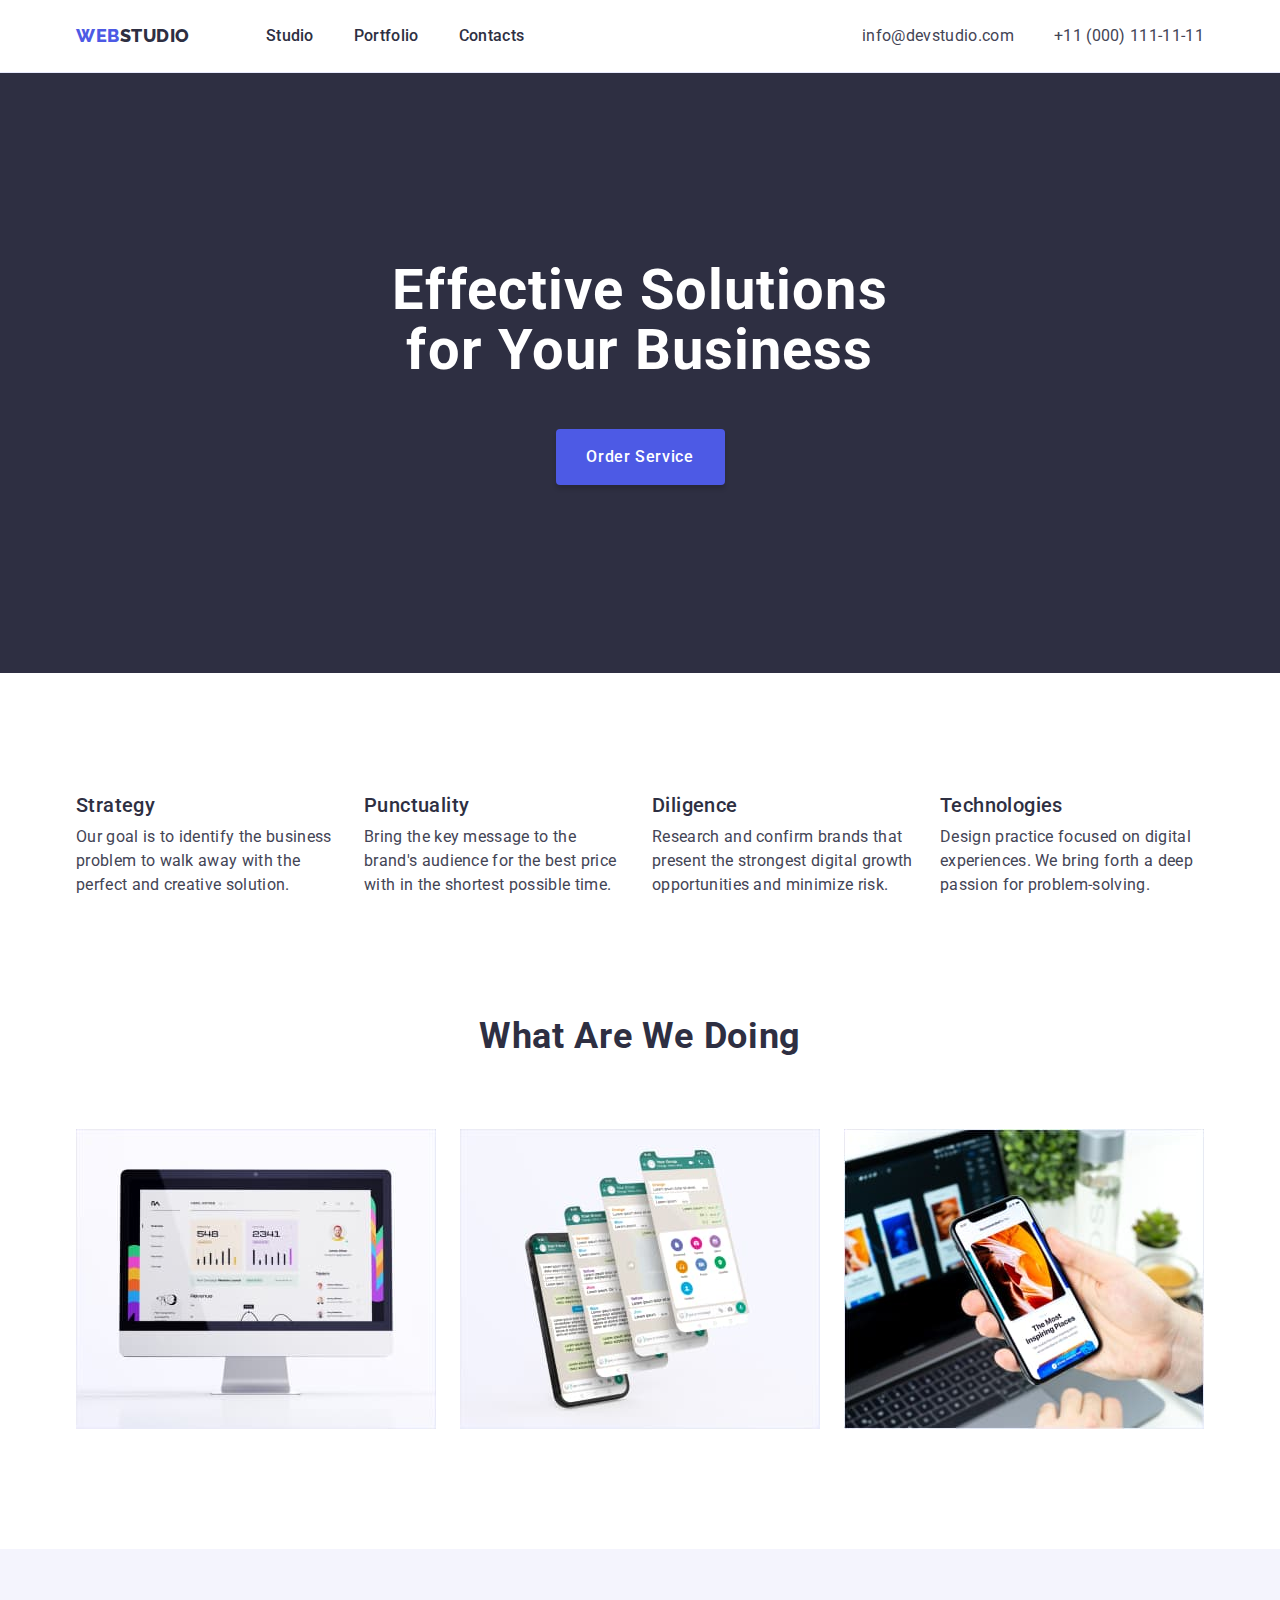
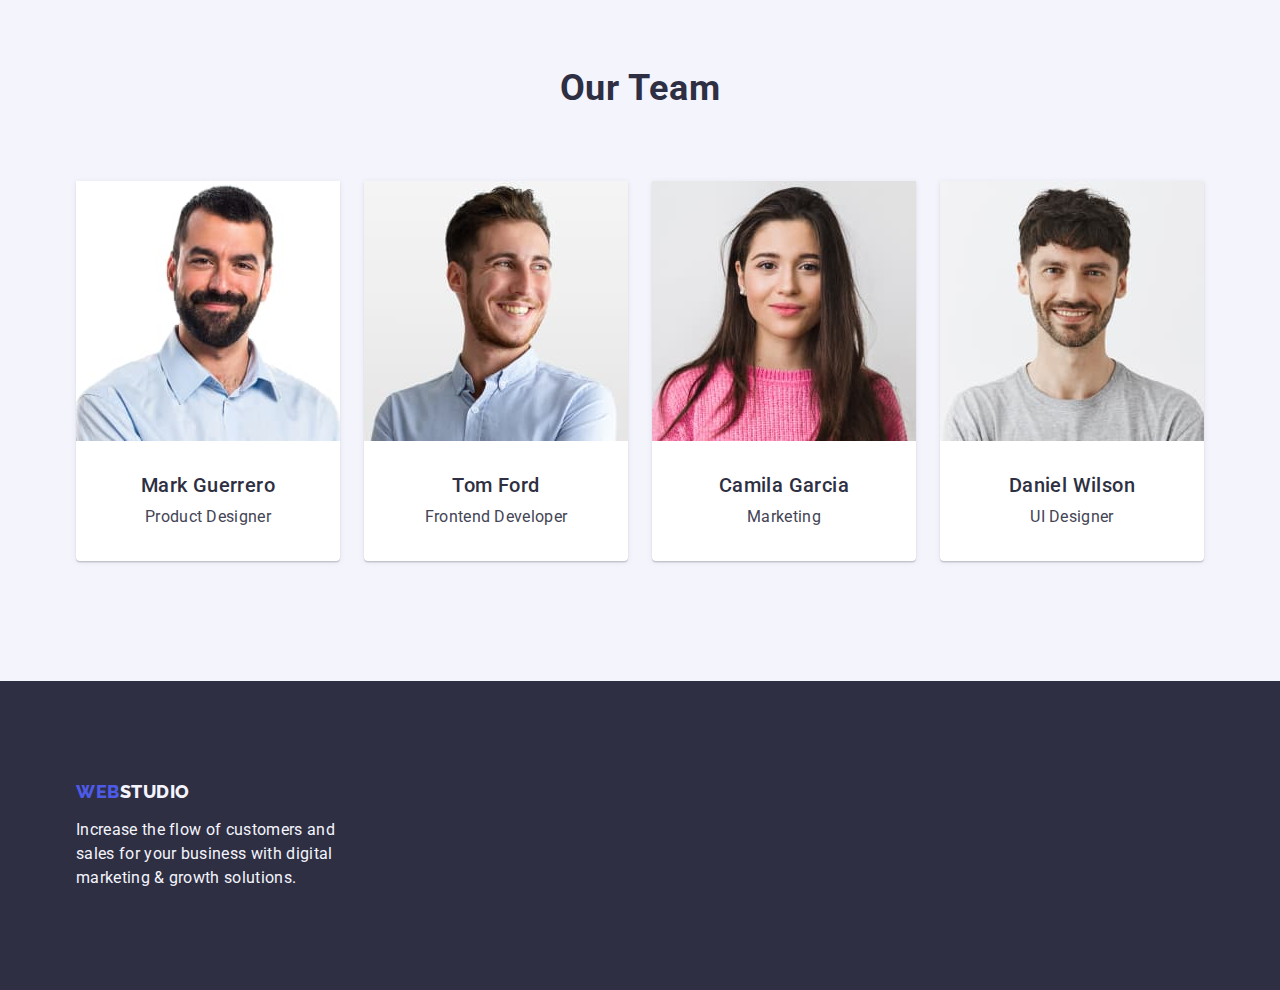
<file: index.html>
<!DOCTYPE html>
<html lang="en">
  <head>
    <meta charset="UTF-8" />
    <meta name="viewport" content="width=device-width, initial-scale=1.0" />
    <title>Studio</title>
    <link rel="preconnect" href="https://fonts.googleapis.com" />
    <link rel="preconnect" href="https://fonts.gstatic.com" crossorigin />
    <link
      href="https://fonts.googleapis.com/css2?family=Montserrat:wght@400;600&family=Raleway:wght@800&family=Roboto:wght@400;500;700&display=swap"
      rel="stylesheet" />
    <link
      rel="stylesheet"
      href="//cdnjs.cloudflare.com/ajax/libs/modern-normalize/2.0.0/modern-normalize.min.css" />
    <link rel="stylesheet" href="./css/styles.css" />
  </head>
  <body>
    <header class="header">
      <div class="container header-cont">
        <nav class="header-nav">
          <a class="logo link" href="./index.html"
            >Web<span class="studio">Studio</span></a
          >
          <ul class="header-menu list">
            <li><a class="link-logo link" href="./index.html">Studio</a></li>
            <li>
              <a class="link-logo link" href="./portfolio.html">Portfolio</a>
            </li>
            <li><a class="link-logo link" href="">Contacts</a></li>
          </ul>
        </nav>
        <address class="header-add">
          <ul class="add-list list">
            <li>
              <a class="address link" href="mailto:info@devstudio.com"
                >info@devstudio.com</a
              >
            </li>
            <li>
              <a class="address link" href="tel:+110001111111"
                >+11 (000) 111-11-11</a
              >
            </li>
          </ul>
        </address>
      </div>
    </header>
    <main>
      <section class="section-effect">
        <div class="container">
          <h1 class="effect-title">Effective Solutions for Your Business</h1>
          <button class="effect-button" type="button">Order Service</button>
        </div>
      </section>
      <section class="section-strategy">
        <div class="container">
          <h2 class="visually-hidden">our methods</h2>
          <ul class="list strategy-list">
            <li class="strategy-item">
              <h3 class="strategy-title title-three">Strategy</h3>
              <p class="strategy-text text">
                Our goal is to identify the business problem to walk away with
                the perfect and creative solution.
              </p>
            </li>
            <li class="strategy-item">
              <h3 class="strategy-title title-three">Punctuality</h3>
              <p class="strategy-text text">
                Bring the key message to the brand's audience for the best price
                with in the shortest possible time.
              </p>
            </li>
            <li class="strategy-item">
              <h3 class="strategy-title title-three">Diligence</h3>
              <p class="strategy-text text">
                Research and confirm brands that present the strongest digital
                growth opportunities and minimize risk.
              </p>
            </li>
            <li class="strategy-item">
              <h3 class="strategy-title title-three">Technologies</h3>
              <p class="strategy-text text">
                Design practice focused on digital experiences. We bring forth a
                deep passion for problem-solving.
              </p>
            </li>
          </ul>
        </div>
      </section>
      <section class="section-doing">
        <div class="container">
          <h2 class="title-two">What are we doing</h2>
          <ul class="list doing-list">
            <li class="doing-item">
              <img
                src="./images/img-1.jpg"
                alt="Sales statistics"
                width="360"
                height="300" />
            </li>
            <li class="doing-item">
              <img
                src="./images/img-2.jpg"
                alt="Communication of employees in mobile applications"
                width="360"
                height="300" />
            </li>
            <li class="doing-item">
              <img
                src="./images/img-3.jpg"
                alt="The most inspiring places on your mobile phone"
                width="360"
                height="300" />
            </li>
          </ul>
        </div>
      </section>
      <section class="team">
        <div class="container">
          <h2 class="title-two">Our Team</h2>
          <ul class="list team-wrap">
            <li class="team-photo">
              <img
                src="./images/tem-img1.jpg"
                alt="Mark Guerrero"
                width="264"
                height="260" />
              <div class="team-name">
                <h3 class="title-three team-title">Mark Guerrero</h3>
                <p class="text team-text">Product Designer</p>
              </div>
            </li>
            <li class="team-photo">
              <img
                src="./images/tem-img2.jpg"
                alt="Tom Ford"
                width="264"
                height="260" />
              <div class="team-name">
                <h3 class="title-three team-title">Tom Ford</h3>
                <p class="text team-text">Frontend Developer</p>
              </div>
            </li>
            <li class="team-photo">
              <img
                src="./images/tem-img3.jpg"
                alt="Camila Garcia"
                width="264"
                height="260" />
              <div class="team-name">
                <h3 class="title-three team-title">Camila Garcia</h3>
                <p class="text team-text">Marketing</p>
              </div>
            </li>
            <li class="team-photo">
              <img
                src="./images/tem-img4.jpg"
                alt="Daniel Wilson"
                width="264"
                height="260" />
              <div class="team-name">
                <h3 class="title-three team-title">Daniel Wilson</h3>
                <p class="text team-text">UI Designer</p>
              </div>
            </li>
          </ul>
        </div>
      </section>
    </main>
    <footer class="footer">
      <div class="container">
        <a class="logo link footer-logo" href="./index.html"
          >Web<span class="studio-footer">Studio</span></a
        >
        <p class="footer-text">
          Increase the flow of customers and sales for your business with
          digital marketing & growth solutions.
        </p>
      </div>
    </footer>
  </body>
</html>
</file>
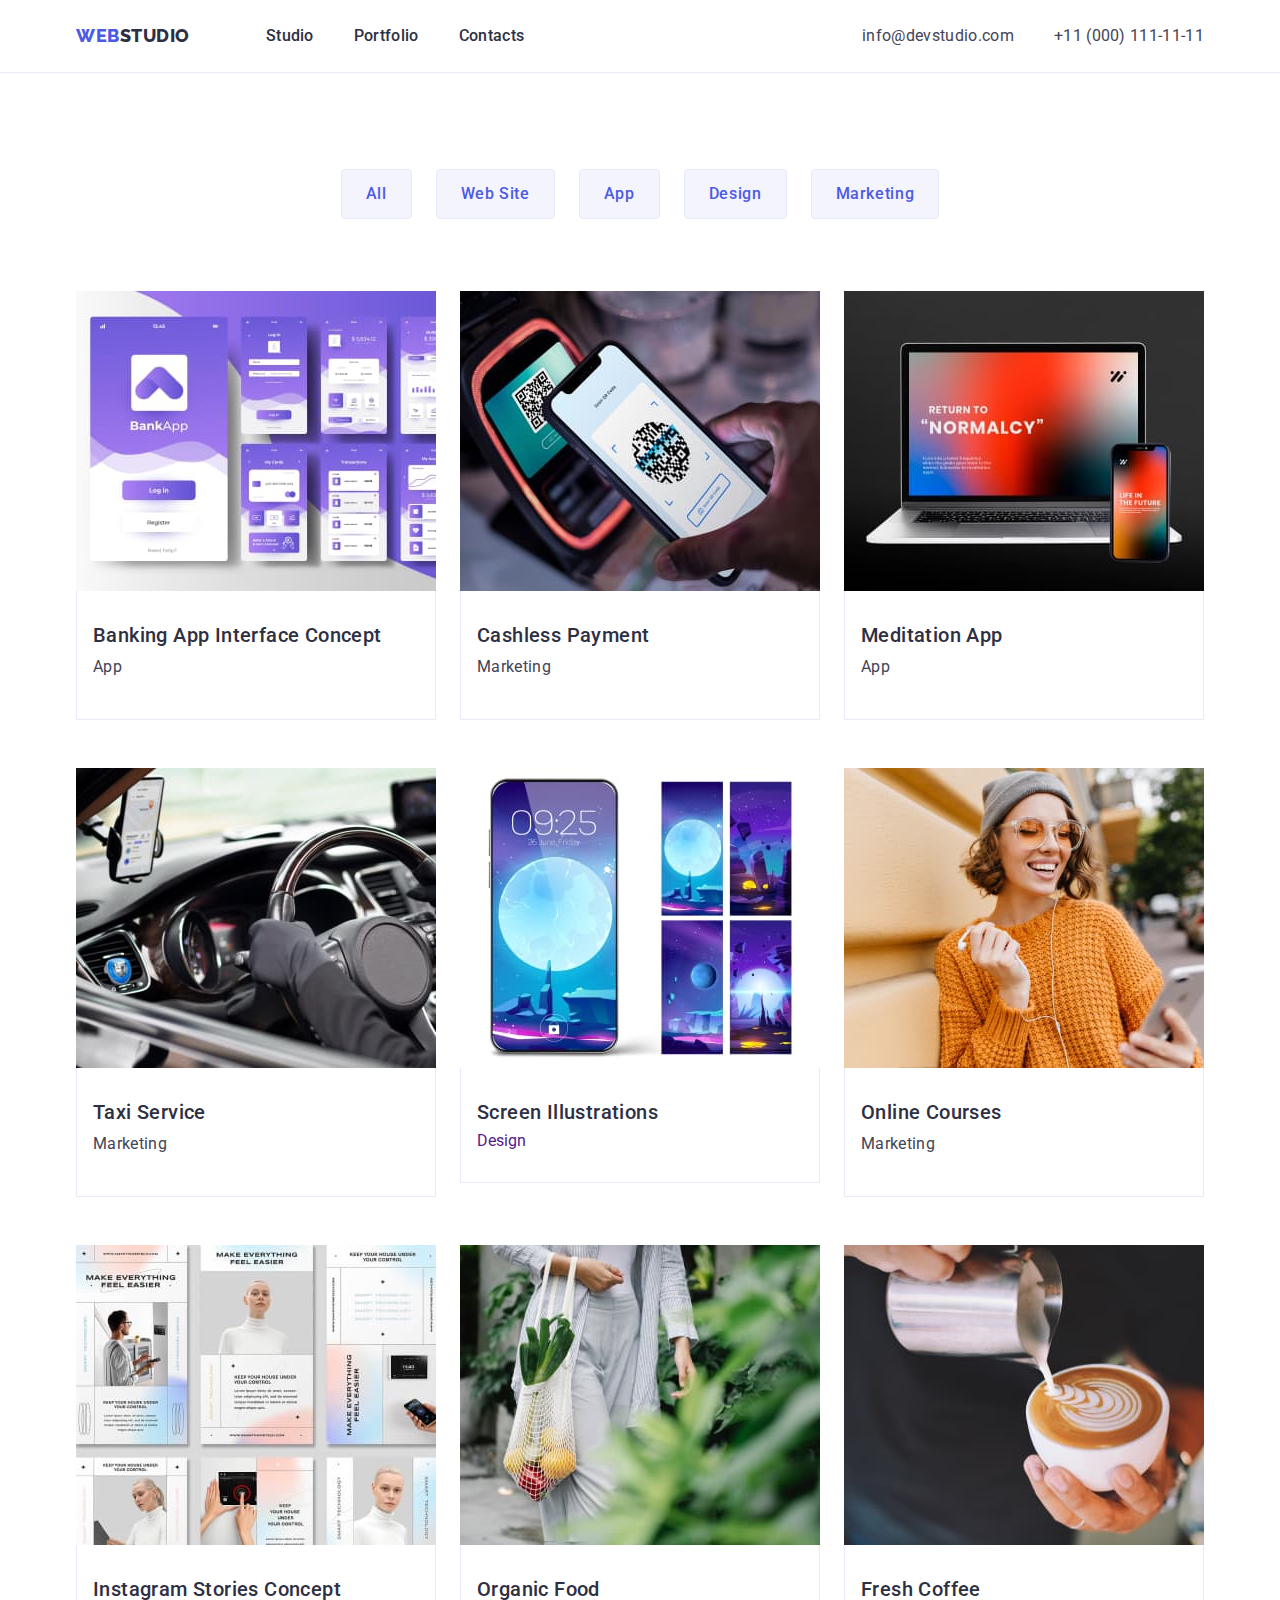
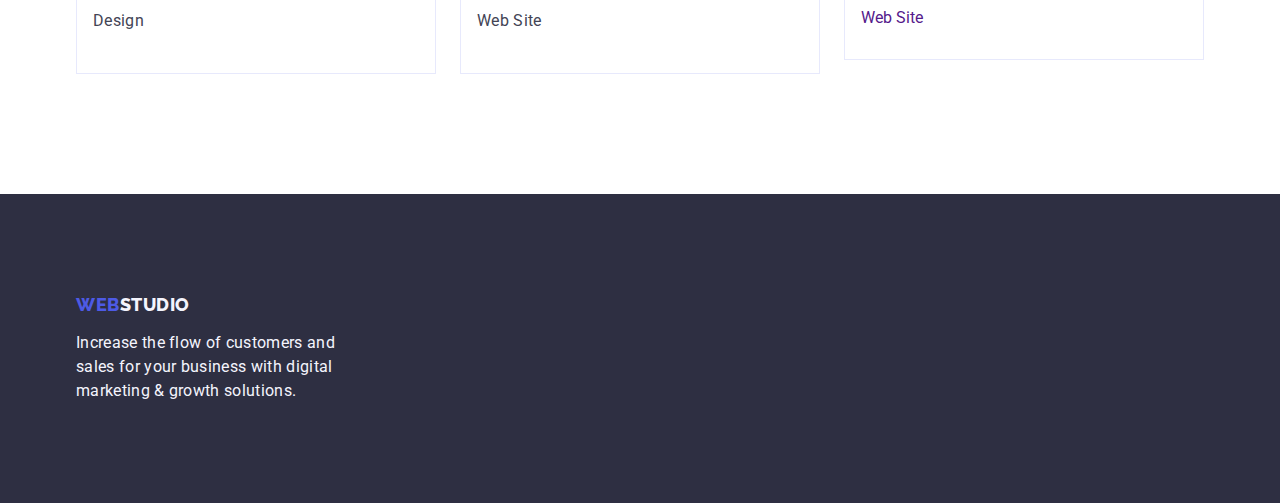
<file: portfolio.html>
<!DOCTYPE html>
<html lang="en">
  <head>
    <meta charset="UTF-8" />
    <meta name="viewport" content="width=device-width, initial-scale=1.0" />
    <title>Portfolio</title>
    <link rel="preconnect" href="https://fonts.googleapis.com" />
    <link rel="preconnect" href="https://fonts.gstatic.com" crossorigin />
    <link
      href="https://fonts.googleapis.com/css2?family=Montserrat:wght@400;600&family=Raleway:wght@800&family=Roboto:wght@400;500;700&display=swap"
      rel="stylesheet" />
    <link
      rel="stylesheet"
      href="//cdnjs.cloudflare.com/ajax/libs/modern-normalize/2.0.0/modern-normalize.min.css" />
    <link rel="stylesheet" href="./css/styles.css" />
  </head>
  <body>
    <header class="header">
      <div class="container header-cont">
        <nav class="header-nav">
          <a class="logo link" href="./index.html"
            >Web<span class="studio">Studio</span></a
          >
          <ul class="header-menu list">
            <li><a class="link-logo link" href="./index.html">Studio</a></li>
            <li>
              <a class="link-logo link" href="./portfolio.html">Portfolio</a>
            </li>
            <li><a class="link-logo link" href="">Contacts</a></li>
          </ul>
        </nav>
        <address class="header-add">
          <ul class="add-list list">
            <li>
              <a class="address link" href="mailto:info@devstudio.com"
                >info@devstudio.com</a
              >
            </li>
            <li>
              <a class="address link" href="tel:+110001111111"
                >+11 (000) 111-11-11</a
              >
            </li>
          </ul>
        </address>
      </div>
    </header>

    <main>
      <section class="portfolio">
        <div class="container">
          <h1 class="visually-hidden">Portfolio</h1>
          <ul class="list por">
            <li>
              <button class="portfolio-button" type="button">All</button>
            </li>
            <li>
              <button class="portfolio-button" type="button">Web Site</button>
            </li>
            <li>
              <button class="portfolio-button" type="button">App</button>
            </li>
            <li>
              <button class="portfolio-button" type="button">Design</button>
            </li>
            <li>
              <button class="portfolio-button" type="button">Marketing</button>
            </li>
          </ul>

          <ul class="list por-list">
            <li class="por-items">
              <a class="link" href="">
                <img
                  src="./images/portfolio-img1.jpg"
                  alt="Banking app screen"
                  width="360"
                  height="300" />
                <div class="poritem-text">
                  <h2 class="title-three port">
                    Banking App Interface Concept
                  </h2>
                  <p class="text port">App</p>
                </div>
              </a>
            </li>
            <li class="por-items">
              <a class="link" href="">
                <img
                  src="./images/portfolio-img2.jpg"
                  alt="Cashless Payment"
                  width="360"
                  height="300" />

                <div class="poritem-text">
                  <h2 class="title-three port">Cashless Payment</h2>
                  <p class="text port">Marketing</p>
                </div>
              </a>
            </li>
            <li class="por-items">
              <a class="link" href="">
                <img
                  src="./images/portfolio-img3.jpg"
                  alt="Meditation App"
                  width="360"
                  height="300" />
                <div class="poritem-text">
                  <h2 class="title-three port">Meditation App</h2>
                  <p class="text port">App</p>
                </div>
              </a>
            </li>
            <li class="por-items">
              <a class="link" href="">
                <img
                  src="./images/portfolio-img4.jpg"
                  alt="Taxi"
                  width="360"
                  height="300" />
                <div class="poritem-text">
                  <h2 class="title-three port">Taxi Service</h2>
                  <p class="text port">Marketing</p>
                </div>
              </a>
            </li>
            <li class="por-items">
              <a class="link" href="">
                <img
                  src="./images/portfolio-img5.jpg"
                  alt="mobile screen"
                  width="360"
                  height="300" />
                <div class="poritem-text">
                  <h2 class="title-three port">Screen Illustrations</h2>
                  <p class="tex portt">Design</p>
                </div>
              </a>
            </li>
            <li class="por-items">
              <a class="link" href="">
                <img
                  src="./images/portfolio-img6.jpg"
                  alt="girl with mobile phone"
                  width="360"
                  height="300" />
                <div class="poritem-text">
                  <h2 class="title-three port">Online Courses</h2>
                  <p class="text port">Marketing</p>
                </div>
              </a>
            </li>
            <li class="por-items">
              <a class="link" href="">
                <img
                  src="./images/portfolio-img7.jpg"
                  alt="Instagram screen"
                  width="360"
                  height="300" />
                <div class="poritem-text">
                  <h2 class="title-three port">Instagram Stories Concept</h2>
                  <p class="text port">Design</p>
                </div>
              </a>
            </li>
            <li class="por-items">
              <a class="link" href="">
                <img
                  src="./images/portfolio-img8.jpg"
                  alt="Organic Food"
                  width="360"
                  height="300" />
                <div class="poritem-text">
                  <h2 class="title-three port">Organic Food</h2>
                  <p class="text port">Web Site</p>
                </div>
              </a>
            </li>
            <li class="por-items">
              <a class="link" href="">
                <img
                  src="./images/portfolio-img9.jpg"
                  alt="Fresh Coffee"
                  width="360"
                  height="300" />
                <div class="poritem-text">
                  <h2 class="title-three port">Fresh Coffee</h2>
                  <p class="tex portt">Web Site</p>
                </div>
              </a>
            </li>
          </ul>
        </div>
      </section>
    </main>

    <footer class="footer">
      <div class="container">
        <a class="logo link footer-logo" href="./index.html"
          >Web<span class="studio-footer">Studio</span></a
        >
        <p class="footer-text">
          Increase the flow of customers and sales for your business with
          digital marketing & growth solutions.
        </p>
      </div>
    </footer>
  </body>
</html>
</file>
<file: css/styles.css>
* {
  box-sizing: border-box;
}
:root {
  --iris: #4d5ae5;
  --navyblue: #2e2f42;
  --white: #fff;
  --slate: #434455;
  --cloud: #f4f4fd;
  --ocean: #404bbf;
}
.visually-hidden {
  position: absolute;
  width: 1px;
  height: 1px;
  margin: -1px;
  border: 0;
  padding: 0;
  white-space: nowrap;
  clip-path: inset(100%);
  clip: rect(0 0 0 0);
  overflow: hidden;
}
/* =============================================== */
body {
  font-family: "Roboto", sans-serif;
  color: #434455;
  background-color: var(--white, #fff);
}
.list {
  list-style: none;
}
ul,
ol {
  margin-bottom: 0;
  margin-top: 0;
  padding-left: 0;
}
.link {
  text-decoration: none;
  display: block;
  /* margin: 0;
  padding-left: 0;*/
}
.header-add {
  font-style: normal;
}
h1,
h2,
h3,
h4,
h5,
h6,
p {
  margin-top: 0;
  margin-bottom: 0;
}
img {
  display: block;
  max-width: 100%;
  height: auto;
}
.container {
  /* width: 100%;*/
  max-width: 1158px;
  padding-left: 15px;
  padding-right: 15px;
  margin: 0 auto;
}
/*  ===header============================================   */

.header {
  padding-top: 24px;
  padding-bottom: 24px;
  border-bottom: 1px solid var(--cornflower, #e7e9fc);
  background: var(--white, #fff);
}
.header-cont {
  display: flex;
  /*padding-left: 76px;
  align-items: center;*/
}
.header-nav {
  /* padding-top: 24px;*/
  display: inline-flex;
  height: 24px;
  align-items: center;
  flex-shrink: 0;
  /*gap: 76px;*/
}
.header-menu {
  display: inline-flex;
  align-items: flex-start;
  gap: 40px;
  /*padding-top: 24px;
  padding-bottom: 24px;*/
}
.logo {
  font-family: "Raleway", sans-serif;
  font-size: 18px;
  font-weight: 800;
  line-height: 1.17;
  letter-spacing: 0.03em;
  text-transform: uppercase;
  color: var(--iris, #4d5ae5);
  margin-right: 76px;
  /* padding: 20px 0;*/
}

.studio {
  color: var(--navyblue, #2e2f42);
}

.link-logo {
  font-size: 16px;
  font-weight: 500;
  line-height: 1.5;
  letter-spacing: 0.02em;
  color: var(--navyblue, #2e2f42);
  padding-top: 24px;
  padding-bottom: 24px;
  /*padding: 10px 0;*/
}

.link-logo:hover,
.link-logo:focus {
  color: var(--ocean, #404bbf);
}
.add-list {
  display: flex;
  gap: 40px;
}
.header-add {
  margin-left: auto;
}
.address {
  color: var(--slate, #434455);
  font-size: 16px;
  line-height: 1.5;
  letter-spacing: 0.02em;
  /* padding: 10px 0;*/
}

.address:hover,
.address:focus {
  color: var(--ocean, #404bbf);
}
/*================================================================*/
.section-effect {
  background: var(--navyblue, #2e2f42);
  padding: 188px 0;
}
/*.effect-wrap {
  padding-top: 188px;
  padding-bottom: 292px;
  /*width: 1440px;
  height: 600px;
  margin-bottom: 120px;
}*/

.effect-title {
  color: var(--white, #fff);
  text-align: center;
  font-size: 56px;
  line-height: 1.07;
  letter-spacing: 0.02em;
  max-width: 496px;
  margin: 0 auto;
  margin-bottom: 48px;
}

.effect-button {
  background: var(--iris, #4d5ae5);
  color: var(--white, #fff);
  font-size: 16px;
  font-weight: 500;
  line-height: 1.5;
  letter-spacing: 0.04em;
  font-family: "Roboto", sans-serif;
  cursor: pointer;
  border: none;
  border-radius: 4px;
  box-shadow: 0px 4px 4px 0px rgba(0, 0, 0, 0.15);
  display: block;
  /*padding: 16px 32px;
  align-items: flex-start;
  gap: 10px;*/
  margin: 0 auto;
  min-width: 169px;
  height: 56px;
}
.effect-button:hover,
.effect-button:focus {
  background-color: var(--ocean, #404bbf);
}

/* .section-strategy {}=============== */
.section-strategy {
  padding-top: 120px;
  padding-bottom: 120px;
}
.strategy-list {
  display: flex;
  gap: 24px;
}
.strategy-item {
  width: calc((100% - 72px) / 4);
}
.title-three {
  color: var(--navyblue, #2e2f42);
  font-size: 20px;
  font-weight: 500;
  line-height: 1.2;
  letter-spacing: 0.02em;
}
.strategy-title {
  margin-bottom: 8px;
}

.text {
  color: var(--slate, #434455);
  font-size: 16px;
  line-height: 1.5;
  letter-spacing: 0.02em;
}

/* .section-doing  =================*/
.section-doing {
  padding-bottom: 120px;
}
.title-two {
  color: var(--navyblue, #2e2f42);
  text-align: center;
  font-size: 36px;
  line-height: 1.11;
  letter-spacing: 0.02em;
  text-transform: capitalize;
  margin-bottom: 72px;
}
.doing-list {
  display: flex;
  gap: 24px;
  flex-shrink: 0;
}
.doing-item {
  width: calc((100% - 48px) / 3);
}
/* ==============team=================== */
.team {
  background-color: #f4f4fd;
  padding-bottom: 120px;
  padding-top: 120px;
}
.team-wrap {
  display: flex;
  gap: 24px;
  flex-shrink: 0;
}

.team-photo {
  background-color: #fff;
  display: inline-flex;
  width: calc((100% 72px) / 4);
  padding-bottom: 0px;
  flex-direction: column;
  justify-content: center;
  align-items: center;
  /*gap: 32px;*/
  border-radius: 0px 0px 4px 4px;
  box-shadow: 0px 2px 1px 0px rgba(46, 47, 66, 0.08),
    0px 1px 1px 0px rgba(46, 47, 66, 0.16),
    0px 1px 6px 0px rgba(46, 47, 66, 0.08);
}
.team-name {
  padding: 32px 0;
}
.team-title {
  text-align: center;
  margin-bottom: 8px;
}
.team-text {
  text-align: center;
}
/*===============footer================================================*/
.footer {
  background: var(--navyblue, #2e2f42);
  padding: 100px 0;
}
/*.footer-wrap {
  padding-top: 100px;
  padding-bottom: 100px;
}*/
.studio-footer {
  color: var(--cloud, #f4f4fd);
}
.footer-text {
  color: var(--cloud, #f4f4fd);
  font-size: 16px;
  line-height: 1.5;
  letter-spacing: 0.02em;
  max-width: 264px;
}
.footer-logo {
  display: inline-block;
  margin-bottom: 16px;
  margin-right: 0;
}
/*============portfolio==================================*/
.portfolio {
  padding-top: 96px;
  padding-bottom: 120px;
}
.por {
  /* padding-top: 96px;*/
  margin-bottom: 72px;
  display: flex;
  /* padding: 12px 24px;*/
  justify-content: center;
  align-items: center;
  gap: 24px;
}
.portfolio-button {
  padding: 12px 24px;
  color: var(--iris, #4d5ae5);
  text-align: center;
  font-size: 16px;
  font-weight: 500;
  line-height: 1.5;
  letter-spacing: 0.04em;
  background: var(--cloud, #f4f4fd);
  font-family: inherit;
  cursor: pointer;
  font-family: "Roboto", sans-serif;
  border-radius: 4px;
  border: 1px solid var(--cornflower, #e7e9fc);
}
.por-list {
  display: flex;
  flex-wrap: wrap;
  column-gap: 24px;
  row-gap: 48px;
  flex-shrink: 0;
}
.por-items {
  width: calc((100% - 48px) / 3);
  /*border: 1px solid var(--cornflower, #e7e9fc);*/
  background: var(--white, #fff);
  /*padding-bottom: 32px;*/
}
.poritem-text {
  /*display: flex;*/
  padding: 32px 16px;
  /* flex-direction: column;
  justify-content: center;
  align-items: flex-start;
  gap: 8px;*/
  border: 1px solid var(--cornflower, #e7e9fc);
  border-top: none;
}
.port {
  align-self: stretch;
  margin-bottom: 8px;
}
.portfolio-button:hover,
.portfolio-button:active,
.portfolio-button:focus {
  background: var(--ocean, #404bbf);
  color: var(--white, #fff);
  border: 1px solid transparent;
}
</file>
